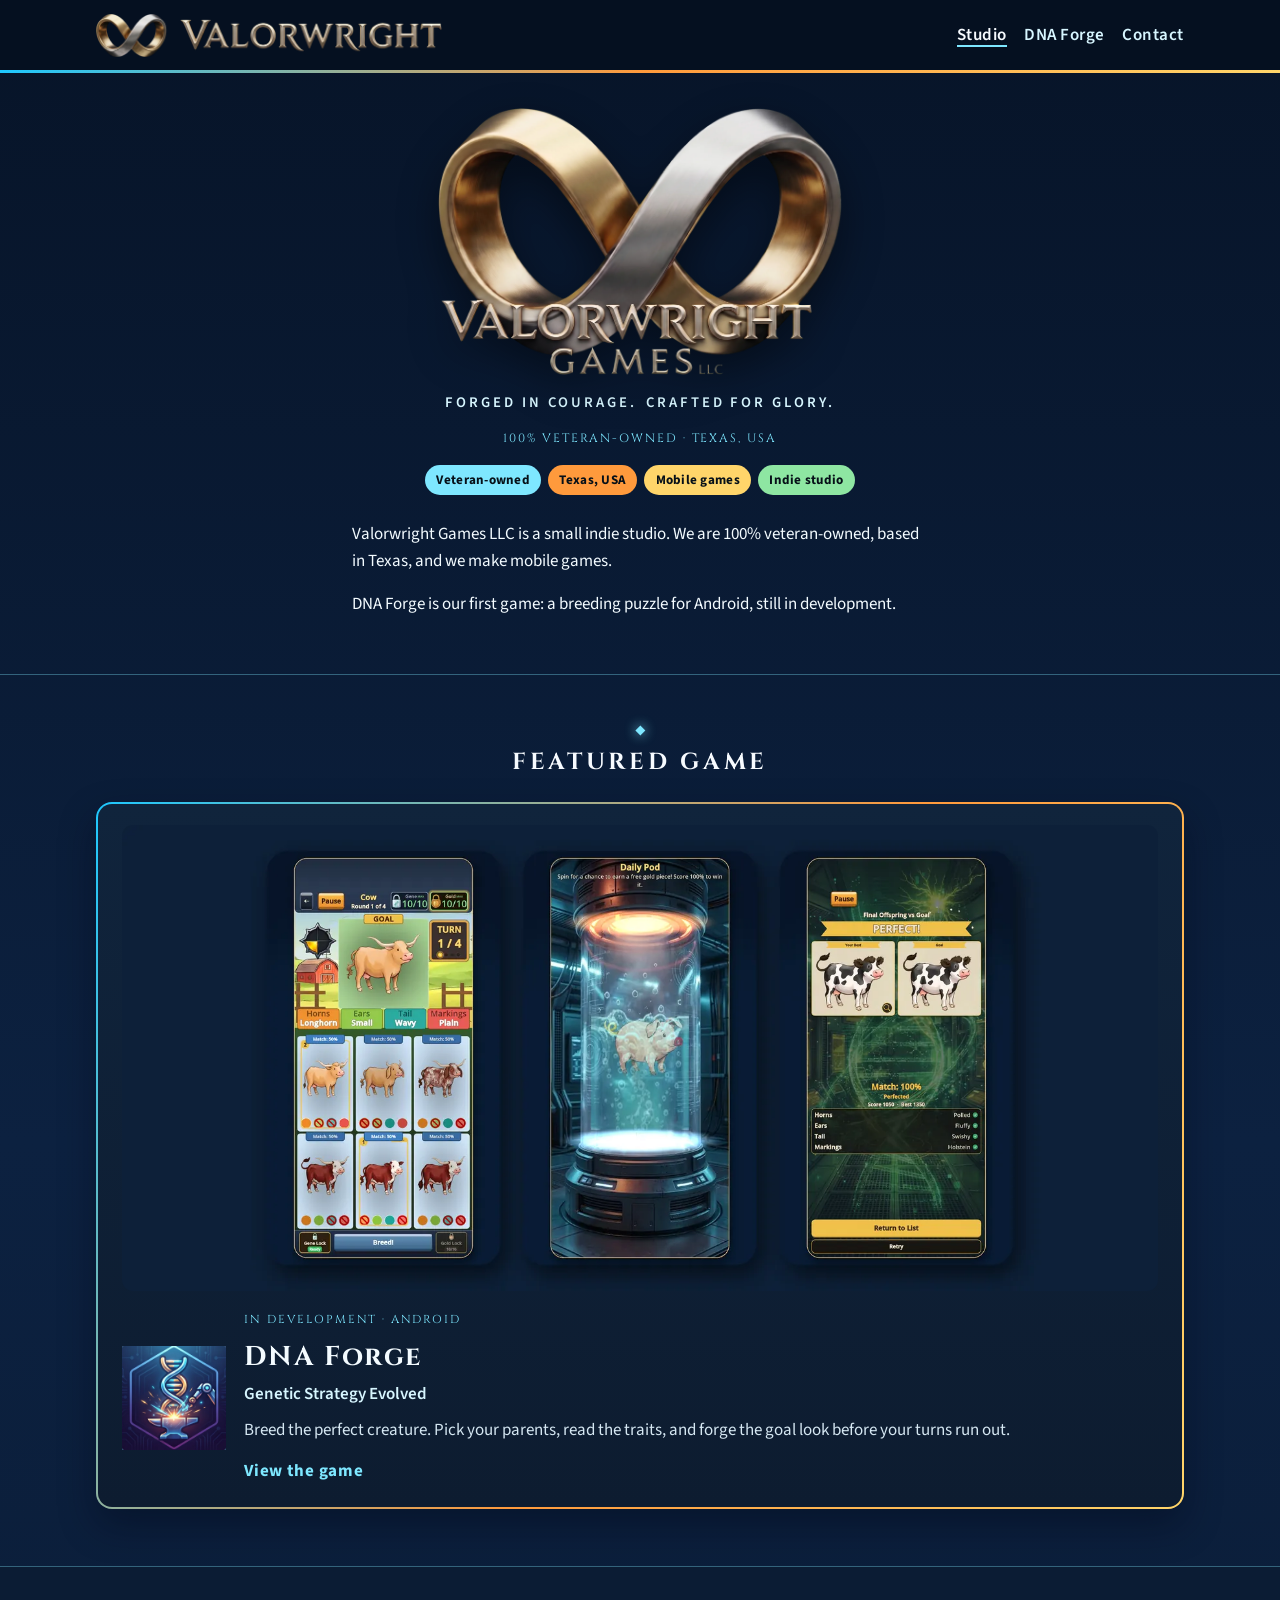
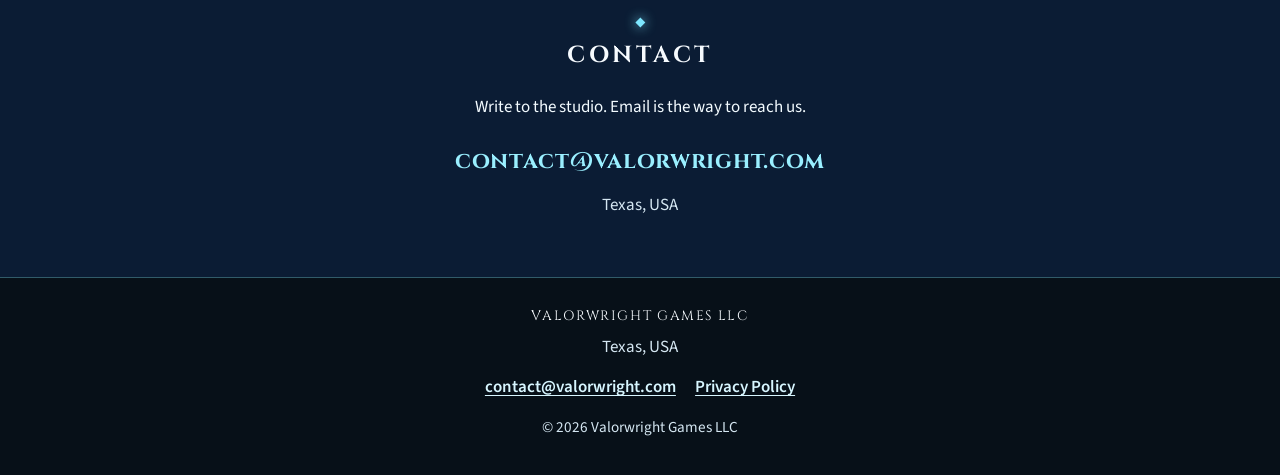
<file: index.html>
<!DOCTYPE html>
<html lang="en">
<head>
  <meta charset="utf-8">
  <meta name="viewport" content="width=device-width, initial-scale=1">
  <title>Valorwright Games — Forged in courage. Crafted for glory.</title>
  <meta name="description" content="Valorwright Games LLC is a 100% veteran-owned indie studio in Texas, USA, making mobile games. Forged in courage. Crafted for glory.">
  <meta name="author" content="Valorwright Games LLC">
  <meta name="theme-color" content="#071428">
  <link rel="canonical" href="https://valorwright.com/">
  <meta property="og:type" content="website">
  <meta property="og:site_name" content="Valorwright Games">
  <meta property="og:title" content="Valorwright Games — Forged in courage. Crafted for glory.">
  <meta property="og:description" content="A 100% veteran-owned indie studio in Texas, USA, making mobile games.">
  <meta property="og:url" content="https://valorwright.com/">
  <meta property="og:image" content="https://valorwright.com/assets/og.jpg">
  <meta property="og:image:width" content="1200">
  <meta property="og:image:height" content="630">
  <meta property="og:image:alt" content="Valorwright Games LLC. Forged in courage. Crafted for glory.">
  <meta name="twitter:card" content="summary_large_image">
  <meta name="twitter:title" content="Valorwright Games — Forged in courage. Crafted for glory.">
  <meta name="twitter:description" content="A 100% veteran-owned indie studio in Texas, USA, making mobile games.">
  <meta name="twitter:image" content="https://valorwright.com/assets/og.jpg">
  <meta name="twitter:image:alt" content="Valorwright Games LLC. Forged in courage. Crafted for glory.">
  <link rel="icon" href="/favicon.ico?v=4" sizes="any">
  <link rel="icon" type="image/png" href="/favicon-32.png?v=4" sizes="32x32">
  <link rel="apple-touch-icon" href="/apple-touch-icon.png?v=4">
  <link rel="preload" href="/fonts/cinzel-latin.woff2" as="font" type="font/woff2" crossorigin>
  <link rel="preload" href="/fonts/source-sans-3-latin.woff2" as="font" type="font/woff2" crossorigin>
  <link rel="preload" href="/assets/logo.webp" as="image">
  <link rel="stylesheet" href="/css/styles.css?v=7">
  <script type="application/ld+json">
  {
    "@context": "https://schema.org",
    "@type": "Organization",
    "name": "Valorwright Games LLC",
    "url": "https://valorwright.com/",
    "logo": "https://valorwright.com/apple-touch-icon.png",
    "email": "contact@valorwright.com",
    "slogan": "Forged in courage. Crafted for glory.",
    "address": {
      "@type": "PostalAddress",
      "addressRegion": "TX",
      "addressCountry": "US"
    }
  }
  </script>
</head>
<body>
  <a class="skip" href="#content">Skip to content</a>
  <header class="site-header">
    <div class="wrap header-inner">
      <a class="brand" href="/"><img src="/assets/brand.webp" width="1400" height="175" alt="Valorwright"></a>
      <nav aria-label="Primary">
        <ul>
          <li><a href="/" aria-current="page">Studio</a></li>
          <li><a href="/dna-forge/">DNA Forge</a></li>
          <li><a href="/#contact">Contact</a></li>
        </ul>
      </nav>
    </div>
  </header>
  <main id="content">
    <section class="hero wrap" aria-labelledby="studio-name">
      <h1 id="studio-name">
        <img class="lockup" src="/assets/logo.webp" width="1700" height="1125" alt="Valorwright Games LLC" fetchpriority="high">
      </h1>
      <p class="tagline">
        <span>Forged in courage.</span>
        <span>Crafted for glory.</span>
      </p>
      <p class="mark">100% veteran-owned · Texas, USA</p>
      <ul class="chips" aria-label="Studio at a glance">
        <li>Veteran-owned</li>
        <li>Texas, USA</li>
        <li>Mobile games</li>
        <li>Indie studio</li>
      </ul>
      <div class="lede">
        <p>Valorwright Games LLC is a small indie studio. We are 100% veteran-owned, based in Texas, and we make mobile games.</p>
        <p>DNA Forge is our first game: a breeding puzzle for Android, still in development.</p>
      </div>
    </section>

    <section class="section band" aria-labelledby="featured-title">
      <div class="wrap">
        <h2 class="section-title" id="featured-title">Featured game</h2>
        <article class="game-card">
          <a href="/dna-forge/">
            <img class="card-feature" src="/assets/dna-forge-feature.webp" width="1600" height="720" alt="Gameplay from DNA Forge: breeding a cow to match the goal, the Daily Pod, and a perfect 100% match." loading="lazy" decoding="async">
            <div class="card-body">
              <img class="card-icon" src="/assets/dna-forge-icon.webp" width="512" height="512" alt="" loading="lazy" decoding="async">
              <div>
                <p class="kicker">In development · Android</p>
                <h3>DNA Forge</h3>
                <p class="card-tag">Genetic Strategy Evolved</p>
                <p class="card-copy">Breed the perfect creature. Pick your parents, read the traits, and forge the goal look before your turns run out.</p>
                <p class="cta">View the game</p>
              </div>
            </div>
          </a>
        </article>
      </div>
    </section>

    <section class="section contact-band" id="contact" aria-labelledby="contact-title">
      <div class="wrap contact-inner">
        <h2 class="section-title" id="contact-title">Contact</h2>
        <p>Write to the studio. Email is the way to reach us.</p>
        <a class="mail" href="mailto:contact@valorwright.com">contact@valorwright.com</a>
        <p class="where">Texas, USA</p>
      </div>
    </section>
  </main>
  <footer class="site-footer">
    <div class="wrap">
      <p class="footer-brand">Valorwright Games LLC</p>
      <p class="footer-place">Texas, USA</p>
      <ul class="footer-links">
        <li><a href="mailto:contact@valorwright.com">contact@valorwright.com</a></li>
        <li><a href="/privacy/">Privacy Policy</a></li>
      </ul>
      <p class="copyright">© 2026 Valorwright Games LLC</p>
    </div>
  </footer>
</body>
</html>
</file>
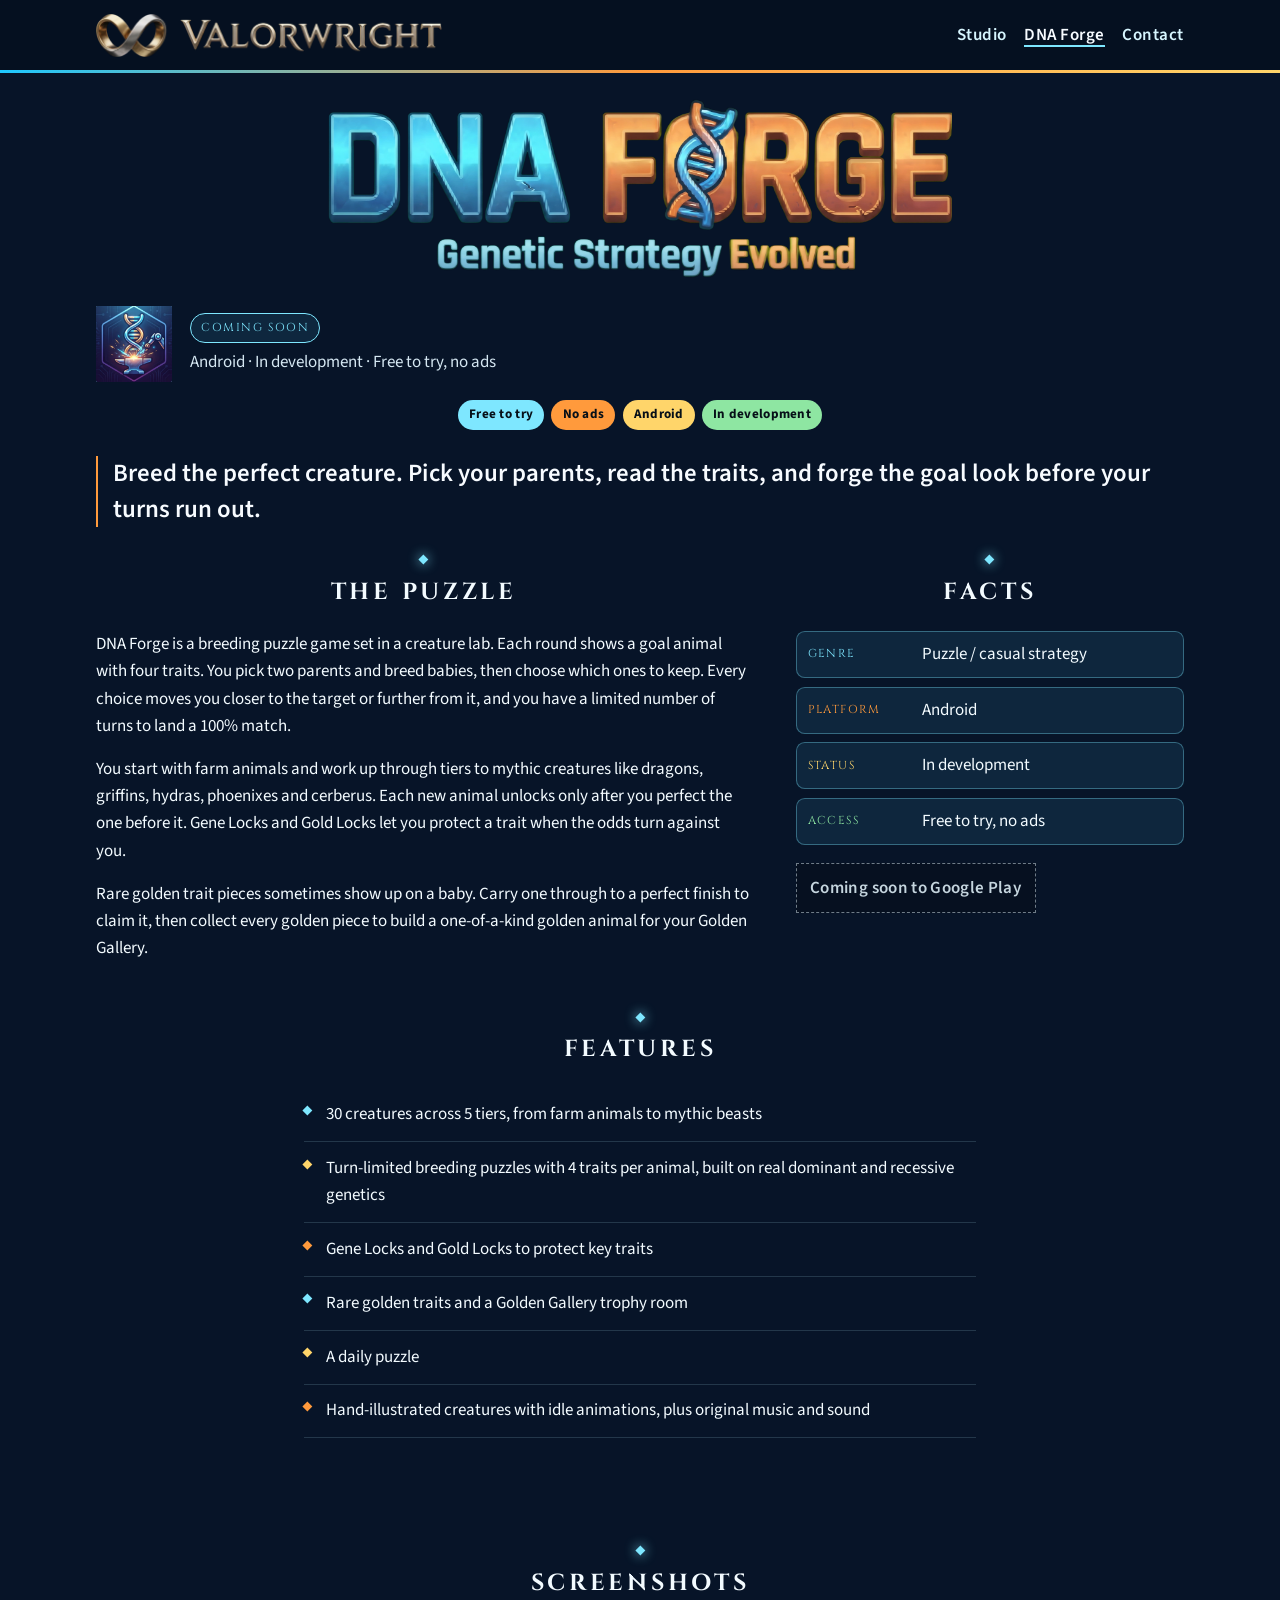
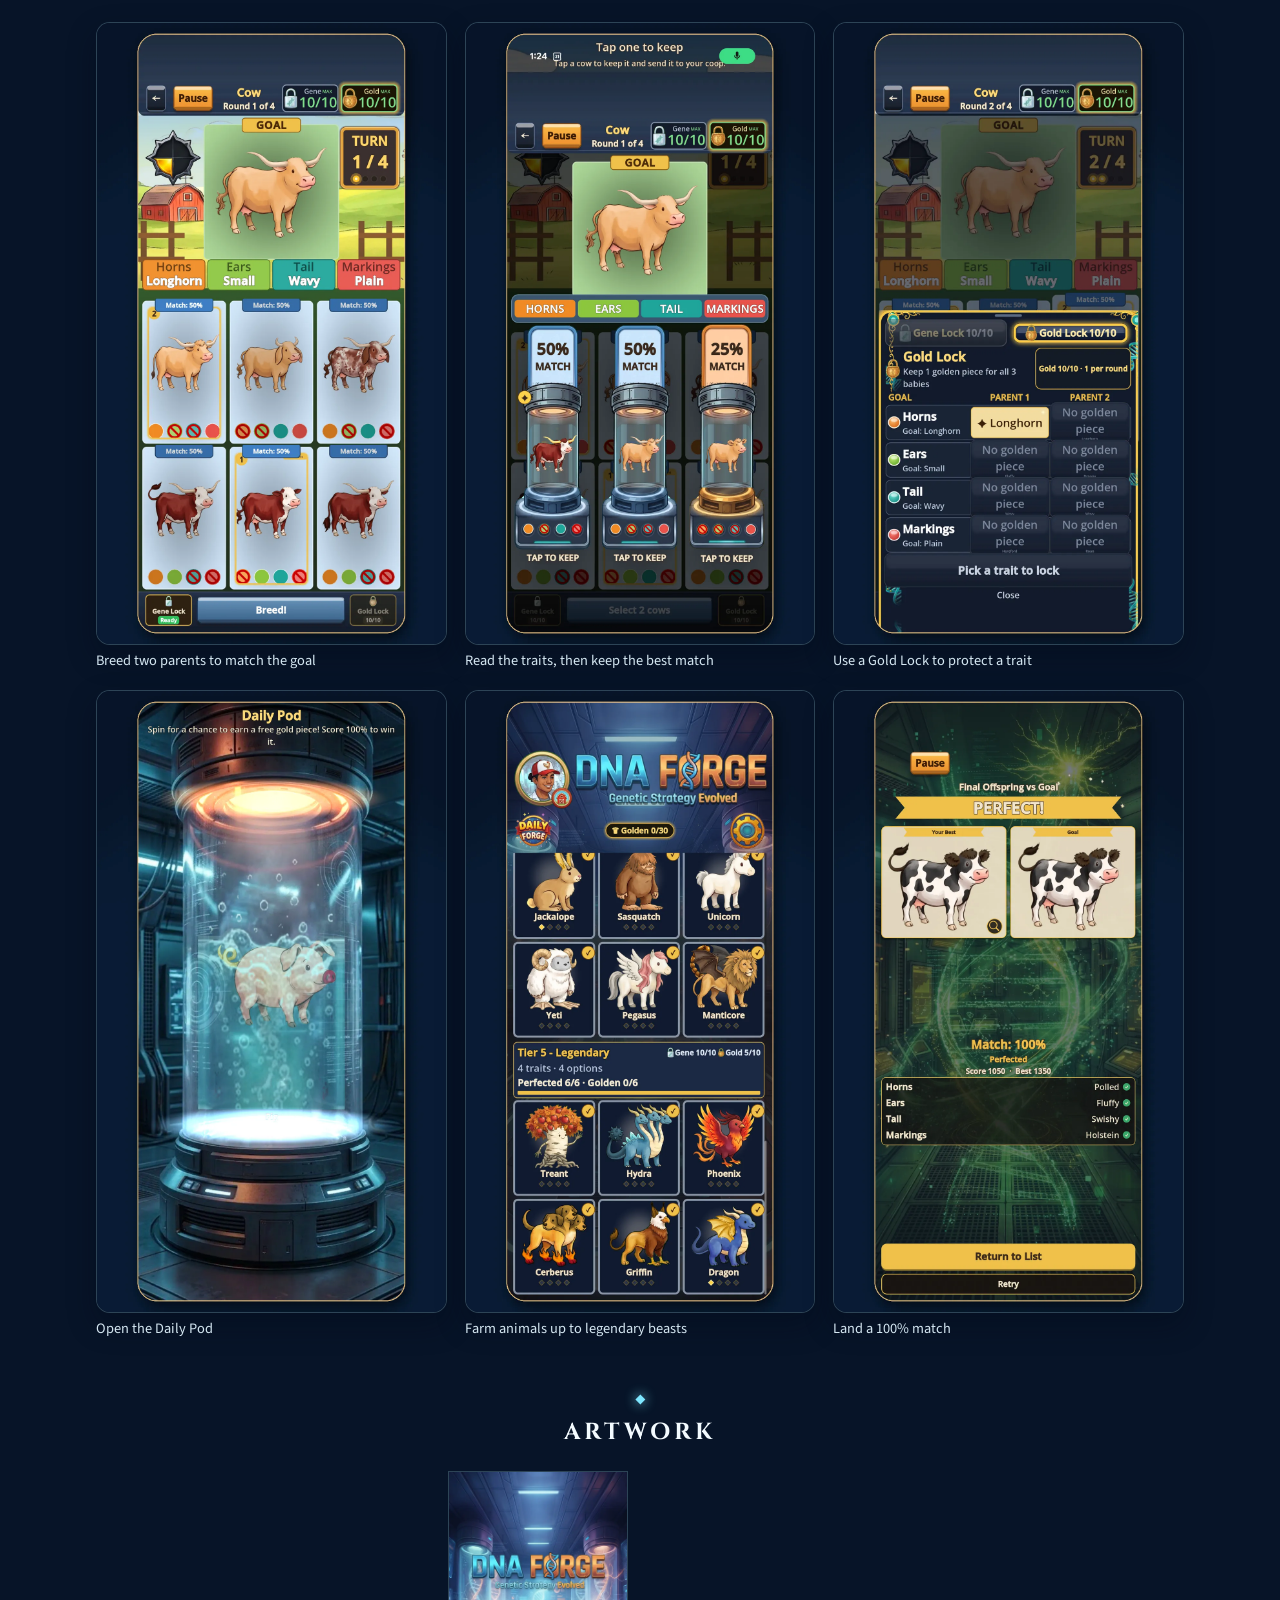
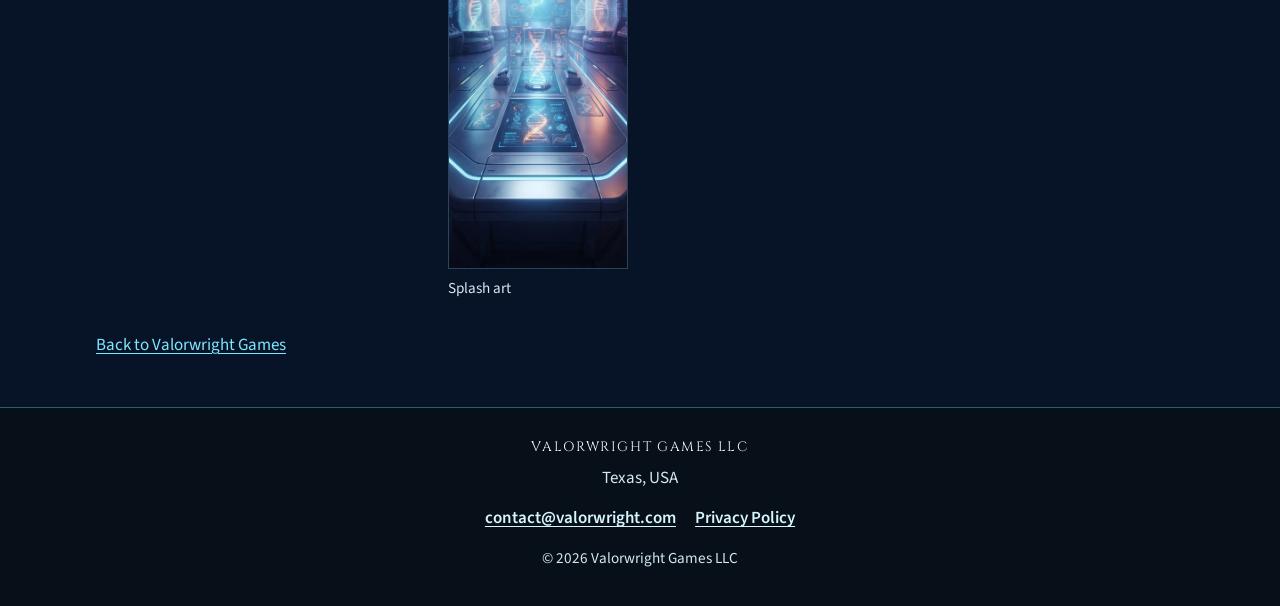
<file: dna-forge/index.html>
<!DOCTYPE html>
<html lang="en">
<head>
  <meta charset="utf-8">
  <meta name="viewport" content="width=device-width, initial-scale=1">
  <title>DNA Forge — Valorwright Games</title>
  <meta name="description" content="DNA Forge is a breeding puzzle for Android from Valorwright Games. Breed the perfect creature before your turns run out. In development.">
  <meta name="author" content="Valorwright Games LLC">
  <meta name="theme-color" content="#071428">
  <link rel="canonical" href="https://valorwright.com/dna-forge/">
  <meta property="og:type" content="website">
  <meta property="og:site_name" content="Valorwright Games">
  <meta property="og:title" content="DNA Forge — Genetic Strategy Evolved">
  <meta property="og:description" content="A breeding puzzle for Android from Valorwright Games. In development. Free to try, no ads.">
  <meta property="og:url" content="https://valorwright.com/dna-forge/">
  <meta property="og:image" content="https://valorwright.com/assets/og-dna-forge.jpg?v=2">
  <meta property="og:image:width" content="1200">
  <meta property="og:image:height" content="630">
  <meta property="og:image:alt" content="DNA Forge. Genetic Strategy Evolved.">
  <meta name="twitter:card" content="summary_large_image">
  <meta name="twitter:title" content="DNA Forge — Genetic Strategy Evolved">
  <meta name="twitter:description" content="A breeding puzzle for Android from Valorwright Games. In development. Free to try, no ads.">
  <meta name="twitter:image" content="https://valorwright.com/assets/og-dna-forge.jpg?v=2">
  <meta name="twitter:image:alt" content="DNA Forge. Genetic Strategy Evolved.">
  <link rel="icon" href="/favicon.ico?v=4" sizes="any">
  <link rel="icon" type="image/png" href="/favicon-32.png?v=4" sizes="32x32">
  <link rel="apple-touch-icon" href="/apple-touch-icon.png?v=4">
  <link rel="preload" href="/fonts/cinzel-latin.woff2" as="font" type="font/woff2" crossorigin>
  <link rel="preload" href="/fonts/source-sans-3-latin.woff2" as="font" type="font/woff2" crossorigin>
  <link rel="preload" href="/assets/dna-forge-logo.webp?v=3" as="image">
  <link rel="stylesheet" href="/css/styles.css?v=7">
</head>
<body class="page-game">
  <a class="skip" href="#content">Skip to content</a>
  <header class="site-header">
    <div class="wrap header-inner">
      <a class="brand" href="/"><img src="/assets/brand.webp" width="1400" height="175" alt="Valorwright"></a>
      <nav aria-label="Primary">
        <ul>
          <li><a href="/">Studio</a></li>
          <li><a href="/dna-forge/" aria-current="page">DNA Forge</a></li>
          <li><a href="/#contact">Contact</a></li>
        </ul>
      </nav>
    </div>
  </header>
  <main id="content" class="game-main">
    <header class="game-hero">
      <h1>
        <img src="/assets/dna-forge-logo.webp?v=3" width="2036" height="583" alt="DNA Forge: Genetic Strategy Evolved." fetchpriority="high">
      </h1>
    </header>
    <div class="wrap game-wrap">
      <div class="status-row">
        <img class="app-icon" src="/assets/dna-forge-icon.webp" width="512" height="512" alt="DNA Forge app icon: a glowing DNA helix forged on an anvil.">
        <div>
          <p class="badge">Coming soon</p>
          <p class="status-line">Android · In development · Free to try, no ads</p>
        </div>
      </div>
      <ul class="chips" aria-label="Highlights">
        <li>Free to try</li>
        <li>No ads</li>
        <li>Android</li>
        <li>In development</li>
      </ul>

      <blockquote class="pitch">
        <p>Breed the perfect creature. Pick your parents, read the traits, and forge the goal look before your turns run out.</p>
      </blockquote>

      <div class="split">
        <div>
          <h2 class="section-title" id="puzzle-title">The puzzle</h2>
          <div class="prose">
            <p>DNA Forge is a breeding puzzle game set in a creature lab. Each round shows a goal animal with four traits. You pick two parents and breed babies, then choose which ones to keep. Every choice moves you closer to the target or further from it, and you have a limited number of turns to land a 100% match.</p>
            <p>You start with farm animals and work up through tiers to mythic creatures like dragons, griffins, hydras, phoenixes and cerberus. Each new animal unlocks only after you perfect the one before it. Gene Locks and Gold Locks let you protect a trait when the odds turn against you.</p>
            <p>Rare golden trait pieces sometimes show up on a baby. Carry one through to a perfect finish to claim it, then collect every golden piece to build a one-of-a-kind golden animal for your Golden Gallery.</p>
          </div>
        </div>
        <aside aria-labelledby="facts-title">
          <h2 class="section-title" id="facts-title">Facts</h2>
          <dl class="facts">
            <div>
              <dt>Genre</dt>
              <dd>Puzzle / casual strategy</dd>
            </div>
            <div>
              <dt>Platform</dt>
              <dd>Android</dd>
            </div>
            <div>
              <dt>Status</dt>
              <dd>In development</dd>
            </div>
            <div>
              <dt>Access</dt>
              <dd>Free to try, no ads</dd>
            </div>
          </dl>
          <p class="play-soon" role="note">Coming soon to Google Play</p>
        </aside>
      </div>

      <section class="section" aria-labelledby="features-title">
        <h2 class="section-title" id="features-title">Features</h2>
        <ul class="feature-list">
          <li>30 creatures across 5 tiers, from farm animals to mythic beasts</li>
          <li>Turn-limited breeding puzzles with 4 traits per animal, built on real dominant and recessive genetics</li>
          <li>Gene Locks and Gold Locks to protect key traits</li>
          <li>Rare golden traits and a Golden Gallery trophy room</li>
          <li>A daily puzzle</li>
          <li>Hand-illustrated creatures with idle animations, plus original music and sound</li>
        </ul>
      </section>

      <section class="section" aria-labelledby="shots-title">
        <h2 class="section-title" id="shots-title">Screenshots</h2>
        <div class="shot-gallery">
          <figure>
            <img src="/assets/screen-breed.webp" width="1080" height="1920" alt="A DNA Forge breeding screen: a goal cow at the top, six offspring below, and a Breed button." loading="lazy" decoding="async">
            <figcaption>Breed two parents to match the goal</figcaption>
          </figure>
          <figure>
            <img src="/assets/screen-predict.webp" width="1080" height="1920" alt="A DNA Forge trait-prediction screen: three cows in lab pods show 50%, 50%, and 25% match scores." loading="lazy" decoding="async">
            <figcaption>Read the traits, then keep the best match</figcaption>
          </figure>
          <figure>
            <img src="/assets/screen-goldlock.webp" width="1080" height="1920" alt="The Gold Lock screen in DNA Forge, where a player can protect a trait such as Longhorn." loading="lazy" decoding="async">
            <figcaption>Use a Gold Lock to protect a trait</figcaption>
          </figure>
          <figure>
            <img src="/assets/screen-dailypod.webp" width="1080" height="1920" alt="The Daily Pod in DNA Forge: a pig floats inside a glowing glass chamber." loading="lazy" decoding="async">
            <figcaption>Open the Daily Pod</figcaption>
          </figure>
          <figure>
            <img src="/assets/screen-tiers.webp" width="1080" height="1920" alt="The DNA Forge animal roster, showing farm animals through legendary beasts such as a griffin and a dragon." loading="lazy" decoding="async">
            <figcaption>Farm animals up to legendary beasts</figcaption>
          </figure>
          <figure>
            <img src="/assets/screen-golden.webp" width="1080" height="1920" alt="A perfect 100% match in DNA Forge: two cows side by side, labeled Perfect." loading="lazy" decoding="async">
            <figcaption>Land a 100% match</figcaption>
          </figure>
        </div>
      </section>

      <section aria-labelledby="art-title">
        <h2 class="section-title" id="art-title">Artwork</h2>
        <div class="gallery art-gallery">
          <figure>
            <img src="/assets/dna-forge-splash.webp" width="800" height="1778" alt="Splash art for DNA Forge: a blue genetics laboratory, with glowing DNA helixes in glass columns and on the consoles." loading="lazy" decoding="async">
            <figcaption>Splash art</figcaption>
          </figure>
        </div>
      </section>

      <p class="back"><a href="/">Back to Valorwright Games</a></p>
    </div>
  </main>
  <footer class="site-footer">
    <div class="wrap">
      <p class="footer-brand">Valorwright Games LLC</p>
      <p class="footer-place">Texas, USA</p>
      <ul class="footer-links">
        <li><a href="mailto:contact@valorwright.com">contact@valorwright.com</a></li>
        <li><a href="/privacy/">Privacy Policy</a></li>
      </ul>
      <p class="copyright">© 2026 Valorwright Games LLC</p>
    </div>
  </footer>
</body>
</html>
</file>
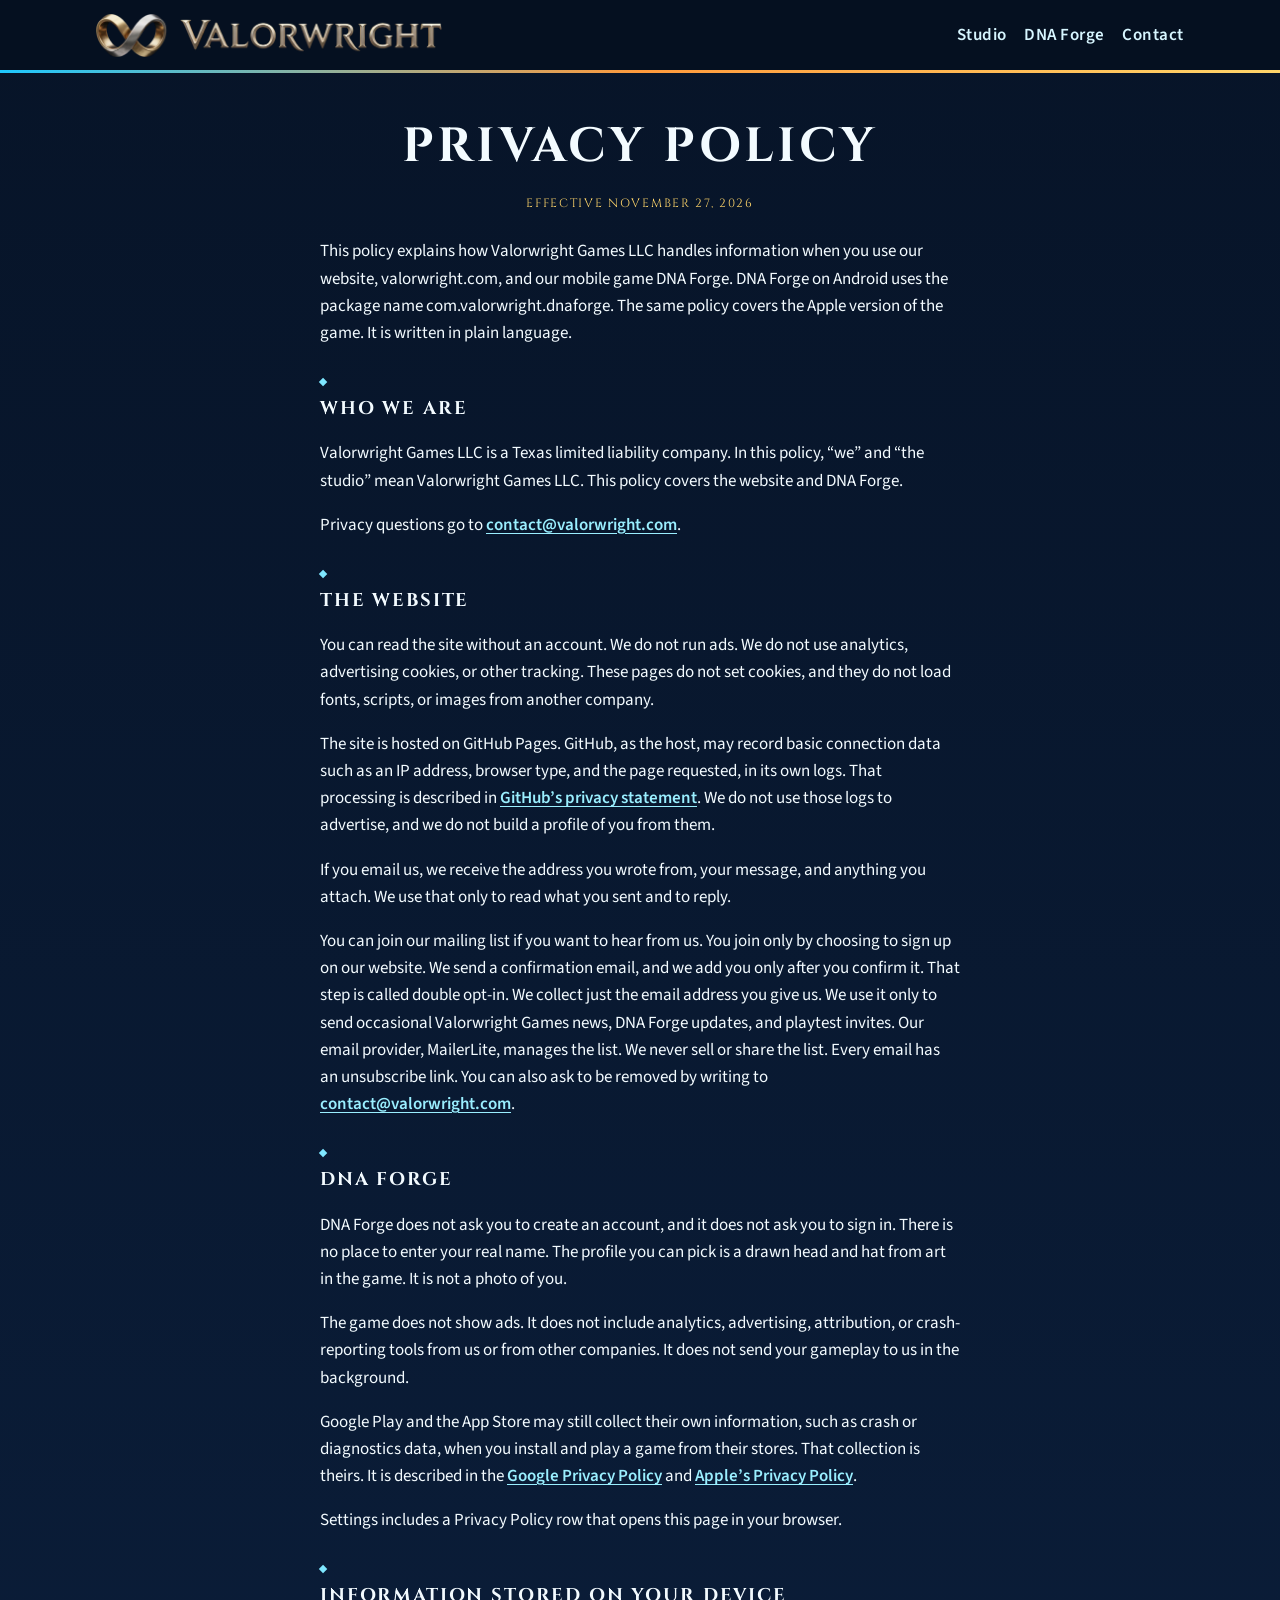
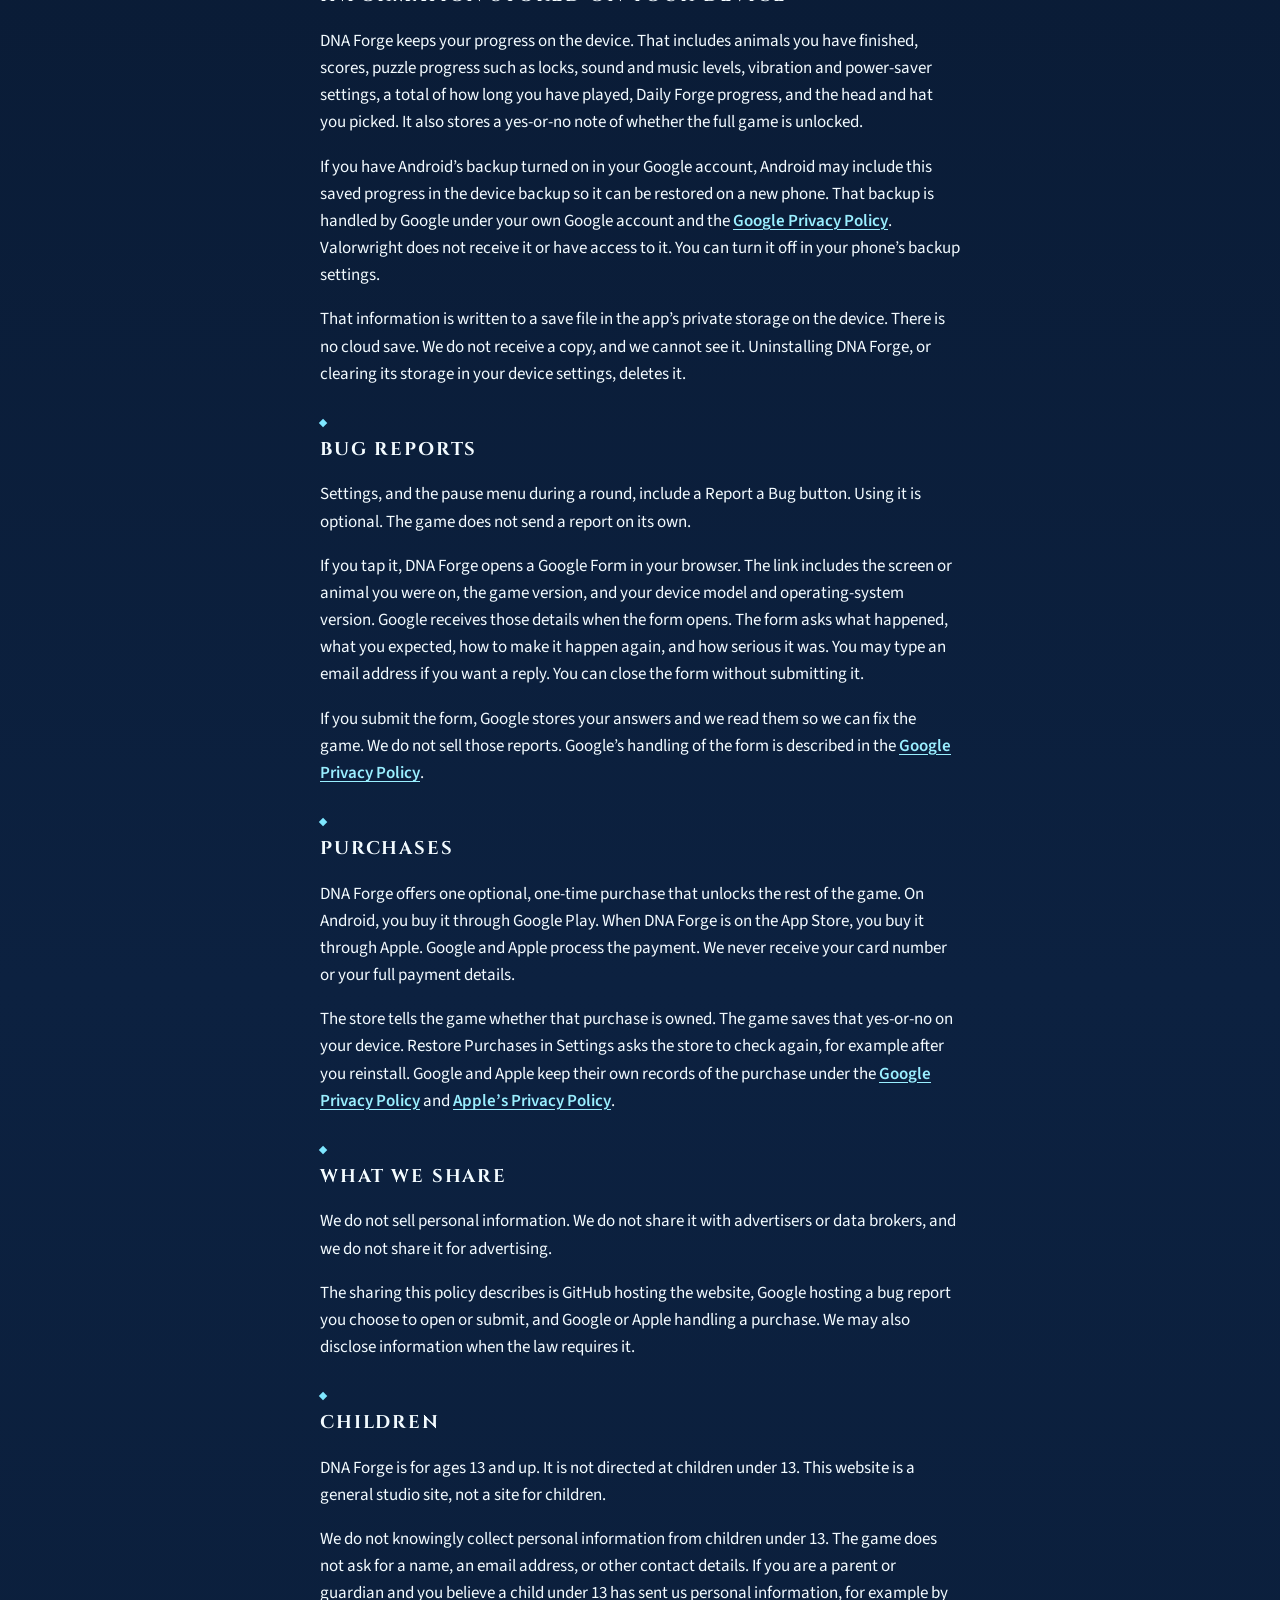
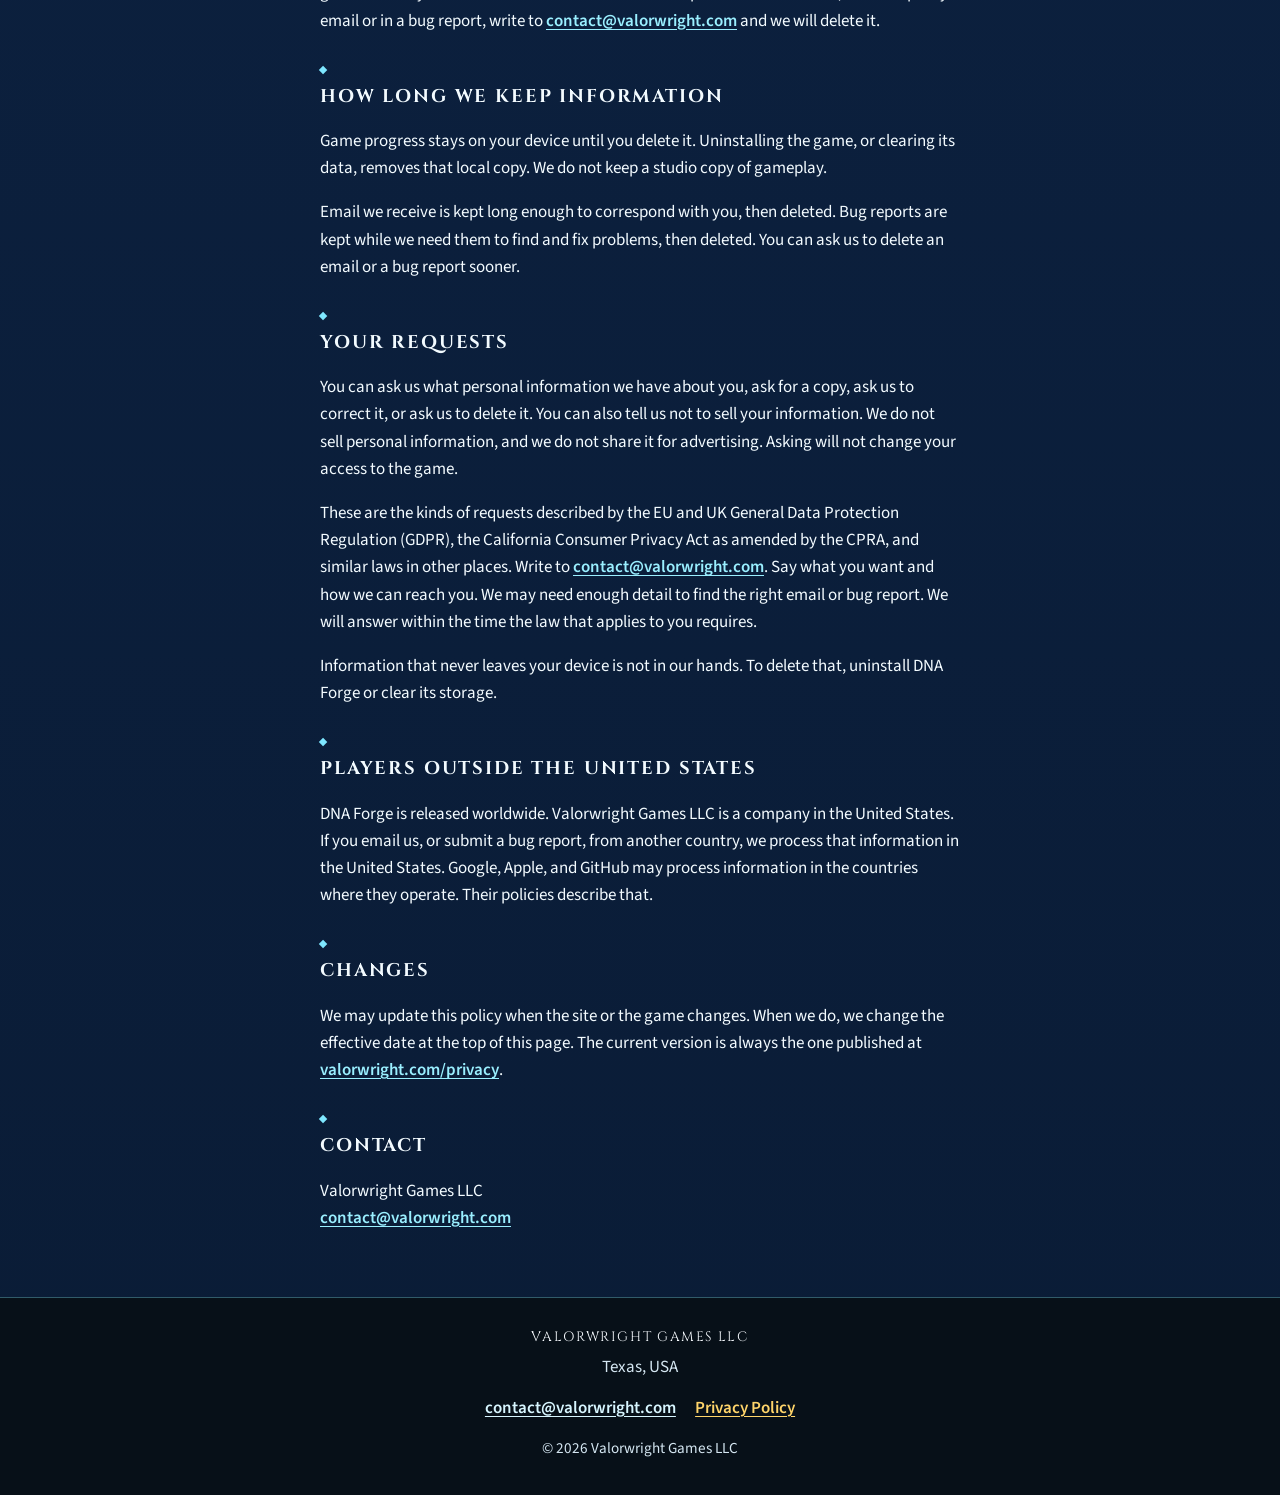
<file: privacy/index.html>
<!DOCTYPE html>
<html lang="en">
<head>
  <meta charset="utf-8">
  <meta name="viewport" content="width=device-width, initial-scale=1">
  <title>Privacy policy — Valorwright Games</title>
  <meta name="description" content="Privacy policy for Valorwright Games LLC, valorwright.com, and the game DNA Forge. What stays on your device, optional bug reports, and store purchases.">
  <meta name="author" content="Valorwright Games LLC">
  <meta name="theme-color" content="#071428">
  <link rel="canonical" href="https://valorwright.com/privacy/">
  <meta property="og:type" content="website">
  <meta property="og:site_name" content="Valorwright Games">
  <meta property="og:title" content="Privacy policy — Valorwright Games">
  <meta property="og:description" content="How Valorwright Games LLC handles information on this website and in DNA Forge.">
  <meta property="og:url" content="https://valorwright.com/privacy/">
  <meta property="og:image" content="https://valorwright.com/assets/og.jpg">
  <meta property="og:image:width" content="1200">
  <meta property="og:image:height" content="630">
  <meta property="og:image:alt" content="Valorwright Games LLC. Forged in courage. Crafted for glory.">
  <meta name="twitter:card" content="summary_large_image">
  <meta name="twitter:title" content="Privacy policy — Valorwright Games">
  <meta name="twitter:description" content="How Valorwright Games LLC handles information on this website and in DNA Forge.">
  <meta name="twitter:image" content="https://valorwright.com/assets/og.jpg">
  <meta name="twitter:image:alt" content="Valorwright Games LLC. Forged in courage. Crafted for glory.">
  <link rel="icon" href="/favicon.ico?v=4" sizes="any">
  <link rel="icon" type="image/png" href="/favicon-32.png?v=4" sizes="32x32">
  <link rel="apple-touch-icon" href="/apple-touch-icon.png?v=4">
  <link rel="preload" href="/fonts/cinzel-latin.woff2" as="font" type="font/woff2" crossorigin>
  <link rel="preload" href="/fonts/source-sans-3-latin.woff2" as="font" type="font/woff2" crossorigin>
  <link rel="stylesheet" href="/css/styles.css?v=7">
</head>
<body>
  <a class="skip" href="#content">Skip to content</a>
  <header class="site-header">
    <div class="wrap header-inner">
      <a class="brand" href="/"><img src="/assets/brand.webp" width="1400" height="175" alt="Valorwright"></a>
      <nav aria-label="Primary">
        <ul>
          <li><a href="/">Studio</a></li>
          <li><a href="/dna-forge/">DNA Forge</a></li>
          <li><a href="/#contact">Contact</a></li>
        </ul>
      </nav>
    </div>
  </header>
  <main id="content">
    <header class="page-head wrap">
      <h1 class="page-title">Privacy policy</h1>
      <p class="effective">Effective November 27, 2026</p>
    </header>
    <article class="policy wrap">
      <p>This policy explains how Valorwright Games LLC handles information when you use our website, valorwright.com, and our mobile game DNA Forge. DNA Forge on Android uses the package name com.valorwright.dnaforge. The same policy covers the Apple version of the game. It is written in plain language.</p>

      <h2>Who we are</h2>
      <p>Valorwright Games LLC is a Texas limited liability company. In this policy, “we” and “the studio” mean Valorwright Games LLC. This policy covers the website and DNA Forge.</p>
      <p>Privacy questions go to <a href="mailto:contact@valorwright.com">contact@valorwright.com</a>.</p>

      <h2>The website</h2>
      <p>You can read the site without an account. We do not run ads. We do not use analytics, advertising cookies, or other tracking. These pages do not set cookies, and they do not load fonts, scripts, or images from another company.</p>
      <p>The site is hosted on GitHub Pages. GitHub, as the host, may record basic connection data such as an IP address, browser type, and the page requested, in its own logs. That processing is described in <a href="https://docs.github.com/en/site-policy/privacy-policies/github-general-privacy-statement">GitHub’s privacy statement</a>. We do not use those logs to advertise, and we do not build a profile of you from them.</p>
      <p>If you email us, we receive the address you wrote from, your message, and anything you attach. We use that only to read what you sent and to reply.</p>
      <p>You can join our mailing list if you want to hear from us. You join only by choosing to sign up on our website. We send a confirmation email, and we add you only after you confirm it. That step is called double opt-in. We collect just the email address you give us. We use it only to send occasional Valorwright Games news, DNA Forge updates, and playtest invites. Our email provider, MailerLite, manages the list. We never sell or share the list. Every email has an unsubscribe link. You can also ask to be removed by writing to <a href="mailto:contact@valorwright.com">contact@valorwright.com</a>.</p>

      <h2>DNA Forge</h2>
      <p>DNA Forge does not ask you to create an account, and it does not ask you to sign in. There is no place to enter your real name. The profile you can pick is a drawn head and hat from art in the game. It is not a photo of you.</p>
      <p>The game does not show ads. It does not include analytics, advertising, attribution, or crash-reporting tools from us or from other companies. It does not send your gameplay to us in the background.</p>
      <p>Google Play and the App Store may still collect their own information, such as crash or diagnostics data, when you install and play a game from their stores. That collection is theirs. It is described in the <a href="https://policies.google.com/privacy">Google Privacy Policy</a> and <a href="https://www.apple.com/legal/privacy/">Apple’s Privacy Policy</a>.</p>
      <p>Settings includes a Privacy Policy row that opens this page in your browser.</p>

      <h2>Information stored on your device</h2>
      <p>DNA Forge keeps your progress on the device. That includes animals you have finished, scores, puzzle progress such as locks, sound and music levels, vibration and power-saver settings, a total of how long you have played, Daily Forge progress, and the head and hat you picked. It also stores a yes-or-no note of whether the full game is unlocked.</p>
      <p>If you have Android’s backup turned on in your Google account, Android may include this saved progress in the device backup so it can be restored on a new phone. That backup is handled by Google under your own Google account and the <a href="https://policies.google.com/privacy">Google Privacy Policy</a>. Valorwright does not receive it or have access to it. You can turn it off in your phone’s backup settings.</p>
      <p>That information is written to a save file in the app’s private storage on the device. There is no cloud save. We do not receive a copy, and we cannot see it. Uninstalling DNA Forge, or clearing its storage in your device settings, deletes it.</p>

      <h2>Bug reports</h2>
      <p>Settings, and the pause menu during a round, include a Report a Bug button. Using it is optional. The game does not send a report on its own.</p>
      <p>If you tap it, DNA Forge opens a Google Form in your browser. The link includes the screen or animal you were on, the game version, and your device model and operating-system version. Google receives those details when the form opens. The form asks what happened, what you expected, how to make it happen again, and how serious it was. You may type an email address if you want a reply. You can close the form without submitting it.</p>
      <p>If you submit the form, Google stores your answers and we read them so we can fix the game. We do not sell those reports. Google’s handling of the form is described in the <a href="https://policies.google.com/privacy">Google Privacy Policy</a>.</p>

      <h2>Purchases</h2>
      <p>DNA Forge offers one optional, one-time purchase that unlocks the rest of the game. On Android, you buy it through Google Play. When DNA Forge is on the App Store, you buy it through Apple. Google and Apple process the payment. We never receive your card number or your full payment details.</p>
      <p>The store tells the game whether that purchase is owned. The game saves that yes-or-no on your device. Restore Purchases in Settings asks the store to check again, for example after you reinstall. Google and Apple keep their own records of the purchase under the <a href="https://policies.google.com/privacy">Google Privacy Policy</a> and <a href="https://www.apple.com/legal/privacy/">Apple’s Privacy Policy</a>.</p>

      <h2>What we share</h2>
      <p>We do not sell personal information. We do not share it with advertisers or data brokers, and we do not share it for advertising.</p>
      <p>The sharing this policy describes is GitHub hosting the website, Google hosting a bug report you choose to open or submit, and Google or Apple handling a purchase. We may also disclose information when the law requires it.</p>

      <h2>Children</h2>
      <p>DNA Forge is for ages 13 and up. It is not directed at children under 13. This website is a general studio site, not a site for children.</p>
      <p>We do not knowingly collect personal information from children under 13. The game does not ask for a name, an email address, or other contact details. If you are a parent or guardian and you believe a child under 13 has sent us personal information, for example by email or in a bug report, write to <a href="mailto:contact@valorwright.com">contact@valorwright.com</a> and we will delete it.</p>

      <h2>How long we keep information</h2>
      <p>Game progress stays on your device until you delete it. Uninstalling the game, or clearing its data, removes that local copy. We do not keep a studio copy of gameplay.</p>
      <p>Email we receive is kept long enough to correspond with you, then deleted. Bug reports are kept while we need them to find and fix problems, then deleted. You can ask us to delete an email or a bug report sooner.</p>

      <h2>Your requests</h2>
      <p>You can ask us what personal information we have about you, ask for a copy, ask us to correct it, or ask us to delete it. You can also tell us not to sell your information. We do not sell personal information, and we do not share it for advertising. Asking will not change your access to the game.</p>
      <p>These are the kinds of requests described by the EU and UK General Data Protection Regulation (GDPR), the California Consumer Privacy Act as amended by the CPRA, and similar laws in other places. Write to <a href="mailto:contact@valorwright.com">contact@valorwright.com</a>. Say what you want and how we can reach you. We may need enough detail to find the right email or bug report. We will answer within the time the law that applies to you requires.</p>
      <p>Information that never leaves your device is not in our hands. To delete that, uninstall DNA Forge or clear its storage.</p>

      <h2>Players outside the United States</h2>
      <p>DNA Forge is released worldwide. Valorwright Games LLC is a company in the United States. If you email us, or submit a bug report, from another country, we process that information in the United States. Google, Apple, and GitHub may process information in the countries where they operate. Their policies describe that.</p>

      <h2>Changes</h2>
      <p>We may update this policy when the site or the game changes. When we do, we change the effective date at the top of this page. The current version is always the one published at <a href="https://valorwright.com/privacy/">valorwright.com/privacy</a>.</p>

      <h2>Contact</h2>
      <p>Valorwright Games LLC<br><a href="mailto:contact@valorwright.com">contact@valorwright.com</a></p>
    </article>
  </main>
  <footer class="site-footer">
    <div class="wrap">
      <p class="footer-brand">Valorwright Games LLC</p>
      <p class="footer-place">Texas, USA</p>
      <ul class="footer-links">
        <li><a href="mailto:contact@valorwright.com">contact@valorwright.com</a></li>
        <li><a href="/privacy/" aria-current="page">Privacy Policy</a></li>
      </ul>
      <p class="copyright">© 2026 Valorwright Games LLC</p>
    </div>
  </footer>
</body>
</html>
</file>
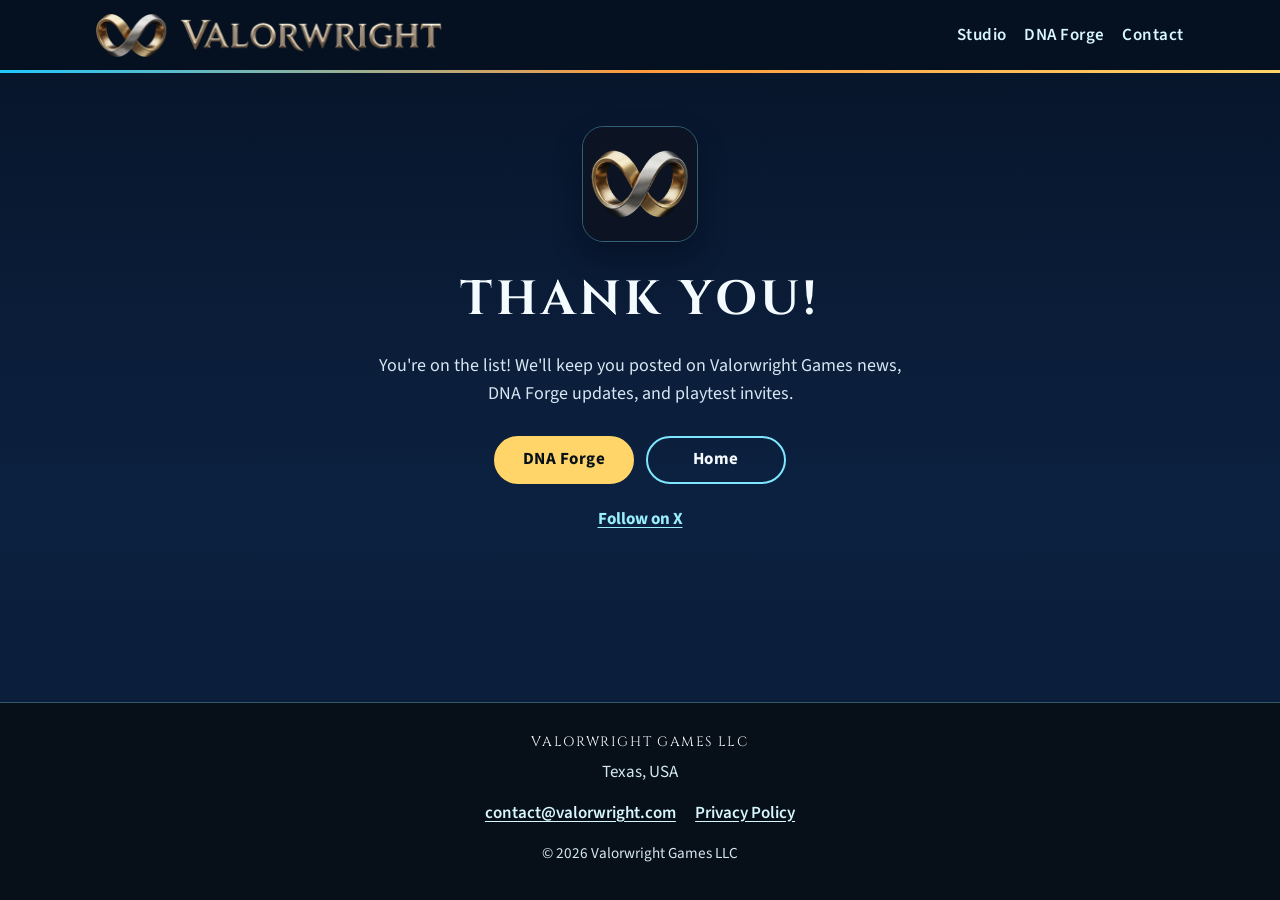
<file: thanks/index.html>
<!DOCTYPE html>
<html lang="en">
<head>
  <meta charset="utf-8">
  <meta name="viewport" content="width=device-width, initial-scale=1">
  <title>Thank you — Valorwright Games</title>
  <meta name="description" content="You're on the list. Valorwright Games will keep you posted on studio news, DNA Forge updates, and playtest invites.">
  <meta name="author" content="Valorwright Games LLC">
  <meta name="robots" content="noindex">
  <meta name="theme-color" content="#071428">
  <link rel="canonical" href="https://valorwright.com/thanks/">
  <meta property="og:type" content="website">
  <meta property="og:site_name" content="Valorwright Games">
  <meta property="og:title" content="Thank you — Valorwright Games">
  <meta property="og:description" content="You're on the list. Valorwright Games will keep you posted on studio news, DNA Forge updates, and playtest invites.">
  <meta property="og:url" content="https://valorwright.com/thanks/">
  <meta property="og:image" content="https://valorwright.com/assets/og.jpg">
  <meta property="og:image:width" content="1200">
  <meta property="og:image:height" content="630">
  <meta property="og:image:alt" content="Valorwright Games LLC. Forged in courage. Crafted for glory.">
  <meta name="twitter:card" content="summary_large_image">
  <meta name="twitter:title" content="Thank you — Valorwright Games">
  <meta name="twitter:description" content="You're on the list. Valorwright Games will keep you posted on studio news, DNA Forge updates, and playtest invites.">
  <meta name="twitter:image" content="https://valorwright.com/assets/og.jpg">
  <meta name="twitter:image:alt" content="Valorwright Games LLC. Forged in courage. Crafted for glory.">
  <link rel="icon" href="/favicon.ico?v=4" sizes="any">
  <link rel="icon" type="image/png" href="/favicon-32.png?v=4" sizes="32x32">
  <link rel="apple-touch-icon" href="/apple-touch-icon.png?v=4">
  <link rel="preload" href="/fonts/cinzel-latin.woff2" as="font" type="font/woff2" crossorigin>
  <link rel="preload" href="/fonts/source-sans-3-latin.woff2" as="font" type="font/woff2" crossorigin>
  <link rel="preload" href="/apple-touch-icon.png?v=4" as="image">
  <link rel="stylesheet" href="/css/styles.css?v=7">
  <style>
    .thanks {
      padding: 2.4rem 0 3.2rem;
      text-align: center;
    }

    .thanks-mark {
      display: block;
      width: 6.75rem;
      height: auto;
      margin: 0.2rem auto 1.15rem;
      border-radius: 1.35rem;
      border: 1px solid rgba(126, 231, 255, 0.35);
      box-shadow: 0 14px 28px rgba(0, 8, 24, 0.4);
    }

    .thanks .page-title {
      margin-bottom: 0.8rem;
    }

    .thanks-copy {
      max-width: 34rem;
      margin: 0 auto;
      color: var(--muted);
      font-size: 1.125rem;
      line-height: 1.55;
    }

    .thanks-actions {
      display: flex;
      flex-wrap: wrap;
      justify-content: center;
      gap: 0.75rem;
      margin: 1.75rem 0 0;
    }

    .thanks-actions a {
      display: inline-flex;
      align-items: center;
      justify-content: center;
      min-width: 8.75rem;
      min-height: 2.75rem;
      padding: 0.55rem 1.3rem;
      border-radius: 999px;
      border: 2px solid var(--brass);
      background: var(--brass);
      color: #071018;
      font-weight: 700;
      letter-spacing: 0.03em;
      text-decoration: none;
    }

    .thanks-actions a.secondary {
      border-color: var(--cyan);
      background: transparent;
      color: var(--heading);
    }

    .thanks-actions a:hover {
      border-color: #fff1c9;
      background: #fff1c9;
      color: #071018;
    }

    .thanks-actions a.secondary:hover {
      border-color: var(--cyan);
      background: var(--cyan);
      color: #071018;
    }

    .thanks-follow {
      margin: 1.35rem 0 0;
      font-weight: 700;
    }

    @media (min-width: 48rem) {
      .thanks {
        padding: 3.1rem 0 4rem;
      }

      .thanks-mark {
        width: 7.25rem;
        margin-bottom: 1.25rem;
      }
    }

    @media print {
      .thanks-mark {
        box-shadow: none;
      }

      .thanks-actions a,
      .thanks-actions a.secondary {
        border-color: #1a1a1a !important;
        background: transparent !important;
        color: #1a1a1a !important;
      }
    }
  </style>
</head>
<body>
  <a class="skip" href="#content">Skip to content</a>
  <header class="site-header">
    <div class="wrap header-inner">
      <a class="brand" href="/"><img src="/assets/brand.webp" width="1400" height="175" alt="Valorwright"></a>
      <nav aria-label="Primary">
        <ul>
          <li><a href="/">Studio</a></li>
          <li><a href="/dna-forge/">DNA Forge</a></li>
          <li><a href="/#contact">Contact</a></li>
        </ul>
      </nav>
    </div>
  </header>
  <main id="content" class="thanks wrap">
    <img class="thanks-mark" src="/apple-touch-icon.png?v=4" width="180" height="180" alt="">
    <h1 class="page-title">Thank you!</h1>
    <p class="thanks-copy">You're on the list! We'll keep you posted on Valorwright Games news, DNA Forge updates, and playtest invites.</p>
    <p class="thanks-actions">
      <a href="/dna-forge/">DNA Forge</a>
      <a class="secondary" href="/">Home</a>
    </p>
    <p class="thanks-follow"><a href="https://x.com/valorwright" rel="noopener noreferrer">Follow on X</a></p>
  </main>
  <footer class="site-footer">
    <div class="wrap">
      <p class="footer-brand">Valorwright Games LLC</p>
      <p class="footer-place">Texas, USA</p>
      <ul class="footer-links">
        <li><a href="mailto:contact@valorwright.com">contact@valorwright.com</a></li>
        <li><a href="/privacy/">Privacy Policy</a></li>
      </ul>
      <p class="copyright">© 2026 Valorwright Games LLC</p>
    </div>
  </footer>
</body>
</html>
</file>
<file: css/styles.css>
/* Valorwright Games — studio site
   Palette: navy, brass, and steel, with the gold-and-silver infinity mark.
   Cinzel and Source Sans 3 are self-hosted (SIL OFL). No third-party requests. */

@font-face {
  font-family: "Cinzel";
  font-style: normal;
  font-weight: 400 900;
  font-display: swap;
  src: url("../fonts/cinzel-latin.woff2") format("woff2");
  unicode-range: U+0000-00FF, U+0131, U+0152-0153, U+02BB-02BC, U+02C6, U+02DA, U+02DC, U+0304, U+0308, U+0329, U+2000-206F, U+20AC, U+2122, U+2191, U+2193, U+2212, U+2215, U+FEFF, U+FFFD;
}

@font-face {
  font-family: "Source Sans 3";
  font-style: normal;
  font-weight: 200 900;
  font-display: swap;
  src: url("../fonts/source-sans-3-latin.woff2") format("woff2");
  unicode-range: U+0000-00FF, U+0131, U+0152-0153, U+02BB-02BC, U+02C6, U+02DA, U+02DC, U+0304, U+0308, U+0329, U+2000-206F, U+20AC, U+2122, U+2191, U+2193, U+2212, U+2215, U+FEFF, U+FFFD;
}

:root {
  --bg: #071428;
  --bg-deep: #071018;
  --raised: #10243c;
  --ink: #f3fbff;
  --muted: #d5e7f2;
  --brass: #ffd56a;
  --brass-deep: #7ee7ff;
  --steel: #d7f6ff;
  --line: rgba(126, 231, 255, 0.35);
  --serif: "Cinzel", "Palatino Linotype", Palatino, "Times New Roman", serif;
  --sans: "Source Sans 3", "Segoe UI", Helvetica, Arial, sans-serif;
  --wrap: 68rem;
  --lab: #071428;
  --lab-ink: #f3fbff;
  --lab-muted: #d5e7f2;
  --cyan: #7ee7ff;
  --amber: #ff9a3c;
  --green: #8ee6a2;
  --heading: #f7fbff;
}

*,
*::before,
*::after {
  box-sizing: border-box;
}

html {
  scroll-behavior: smooth;
}

body {
  margin: 0;
  min-height: 100vh;
  display: flex;
  flex-direction: column;
  background-color: #071428;
  background-image: linear-gradient(180deg, #071428 0%, #0c2140 55%, #0a1c36 100%);
  color: var(--ink);
  font-family: var(--sans);
  font-size: 1.0625rem;
  font-weight: 400;
  line-height: 1.6;
  color-scheme: dark;
}

main {
  flex: 1;
}

img {
  max-width: 100%;
  height: auto;
}

a {
  color: #9aefff;
  text-underline-offset: 0.16em;
}

a:hover {
  color: #fff1c9;
}

:focus-visible {
  outline: 2px solid #9aefff;
  outline-offset: 3px;
}

::selection {
  background: #1ec8ff;
  color: #071018;
}

.skip {
  position: absolute;
  left: 0.75rem;
  top: 0.75rem;
  transform: translateY(-200%);
  background: var(--ink);
  color: var(--bg);
  padding: 0.45rem 0.75rem;
  z-index: 30;
  font-weight: 600;
  text-decoration: none;
}

.skip:focus {
  transform: none;
}

.wrap {
  width: min(100% - 2rem, var(--wrap));
  margin-inline: auto;
}

.site-header {
  position: sticky;
  top: 0;
  z-index: 10;
  background: rgba(6, 16, 32, 0.94);
  border-bottom: 0;
}

.site-header::after {
  content: "";
  display: block;
  height: 3px;
  background: linear-gradient(90deg, #1ec8ff, #ff9a3c, #ffd56a);
}

.header-inner {
  display: flex;
  flex-wrap: wrap;
  align-items: center;
  justify-content: space-between;
  gap: 0.4rem 1.25rem;
  padding-block: 0.85rem;
}

.brand {
  display: inline-flex;
  align-items: center;
  max-width: 100%;
  line-height: 0;
  text-decoration: none;
}

.brand img {
  display: block;
  width: min(100%, 17.6rem);
  height: auto;
}

.brand:hover img {
  filter: brightness(1.08);
}

nav ul {
  display: flex;
  flex-wrap: wrap;
  gap: 0.35rem 1.1rem;
  list-style: none;
  margin: 0;
  padding: 0;
}

nav a {
  color: var(--steel);
  text-decoration: none;
  font-weight: 600;
  letter-spacing: 0.03em;
}

nav a:hover,
nav a[aria-current="page"] {
  color: var(--heading);
}

nav a[aria-current="page"] {
  box-shadow: inset 0 -2px 0 var(--cyan);
}

.hero {
  padding: 1.35rem 0 2.75rem;
  text-align: center;
}

.lockup {
  display: block;
  width: min(60%, 21.6rem);
  margin: 0.15rem auto 0;
  filter: drop-shadow(0 16px 20px rgba(0, 0, 0, 0.42));
}

.hero h1 {
  margin: 0;
  line-height: 0;
}

.crest {
  display: block;
  width: min(78%, 15rem);
  margin: 0.2rem auto 0.7rem;
  filter: drop-shadow(0 12px 16px rgba(0, 0, 0, 0.45));
}

.tagline {
  display: flex;
  flex-wrap: wrap;
  justify-content: center;
  gap: 0.15rem 0.55rem;
  margin: 1rem 0 0;
  color: var(--steel);
  font-weight: 600;
  letter-spacing: 0.14em;
  text-transform: uppercase;
  font-size: 0.78rem;
}

.mark {
  margin: 0.9rem 0 0;
  font-family: var(--serif);
  font-size: 0.75rem;
  letter-spacing: 0.16em;
  text-transform: uppercase;
  color: var(--cyan);
}

.chips {
  display: flex;
  flex-wrap: wrap;
  justify-content: center;
  gap: 0.45rem;
  margin: 1.1rem 0 0;
  padding: 0;
  list-style: none;
}

.chips li {
  padding: 0.28rem 0.7rem;
  border-radius: 999px;
  font-size: 0.82rem;
  font-weight: 700;
  letter-spacing: 0.02em;
  color: #071018;
}

.chips li:nth-child(1) { background: var(--cyan); }
.chips li:nth-child(2) { background: var(--amber); }
.chips li:nth-child(3) { background: var(--brass); }
.chips li:nth-child(4) { background: var(--green); }

.lede {
  max-width: 36rem;
  margin: 1.6rem auto 0;
  text-align: left;
}

.lede p,
.prose p {
  margin: 0 0 1rem;
}

.lede p:last-child,
.prose p:last-child {
  margin-bottom: 0;
}

.section {
  padding: 2.4rem 0 2.8rem;
}

.band {
  border-top: 1px solid var(--line);
}

.section-title {
  margin: 0 0 1.25rem;
  text-align: center;
  font-family: var(--serif);
  font-weight: 700;
  font-size: clamp(1.1rem, 2.3vw, 1.45rem);
  letter-spacing: 0.16em;
  text-transform: uppercase;
  text-wrap: balance;
  color: var(--heading);
}

.section-title::before {
  content: "";
  display: block;
  width: 0.42rem;
  height: 0.42rem;
  margin: 0 auto 0.7rem;
  background: var(--cyan);
  transform: rotate(45deg);
  box-shadow: 0 0 12px var(--cyan);
}

.game-card a {
  display: grid;
  gap: 1.1rem;
  align-items: center;
  padding: 1.1rem;
  text-decoration: none;
  color: inherit;
  background:
    linear-gradient(#10243c, #0d1c30) padding-box,
    linear-gradient(120deg, #1ec8ff, #ff9a3c 55%, #ffd56a) border-box;
  border: 2px solid transparent;
  border-radius: 1rem;
  box-shadow: 0 16px 36px rgba(0, 8, 24, 0.4);
  transition: transform 0.18s ease, box-shadow 0.18s ease;
}

.game-card a:hover {
  transform: translateY(-3px);
  box-shadow: 0 0 28px rgba(80, 210, 255, 0.28), 0 18px 36px rgba(0, 8, 24, 0.45);
  color: inherit;
}

.game-card .card-feature {
  width: 100%;
  height: auto;
  border-radius: 0.7rem;
  justify-self: stretch;
}

.game-card .card-body {
  display: grid;
  grid-template-columns: auto 1fr;
  gap: 0.9rem 1.15rem;
  align-items: center;
}

.game-card .card-icon {
  width: 4.75rem;
  height: auto;
  justify-self: center;
}

.kicker {
  margin: 0 0 0.3rem;
  font-family: var(--serif);
  font-size: 0.72rem;
  letter-spacing: 0.16em;
  text-transform: uppercase;
  color: var(--cyan);
}

.game-card h3 {
  margin: 0;
  font-family: var(--serif);
  font-size: 1.7rem;
  letter-spacing: 0.06em;
  font-weight: 700;
}

.card-tag {
  margin: 0.2rem 0 0.55rem;
  color: var(--steel);
  font-weight: 600;
}

.card-copy {
  margin: 0;
  color: var(--muted);
}

.cta {
  display: inline-block;
  margin: 0.85rem 0 0;
  color: var(--cyan);
  font-weight: 700;
  letter-spacing: 0.04em;
}

.game-card a:hover .cta {
  text-decoration: underline;
  text-underline-offset: 0.16em;
}

.contact-band {
  background: #0b1c34;
  border-top: 1px solid var(--line);
}

.contact-inner {
  max-width: 36rem;
  margin-inline: auto;
  text-align: center;
}

.mail {
  display: inline-block;
  margin-top: 0.35rem;
  font-family: var(--serif);
  font-size: clamp(1.05rem, 2.4vw, 1.45rem);
  letter-spacing: 0.03em;
  font-weight: 700;
  text-decoration: none;
}

.mail:hover {
  text-decoration: underline;
  text-underline-offset: 0.16em;
}

.where {
  margin: 0.7rem 0 0;
  color: var(--muted);
}

.site-footer {
  background: var(--bg-deep);
  border-top: 1px solid var(--line);
  padding: 1.8rem 0 2.2rem;
  color: var(--muted);
  text-align: center;
}

.footer-brand {
  margin: 0;
  font-family: var(--serif);
  letter-spacing: 0.12em;
  text-transform: uppercase;
  color: var(--heading);
  font-size: 0.85rem;
}

.footer-place {
  margin: 0.35rem 0 0;
}

.footer-links {
  display: flex;
  flex-wrap: wrap;
  justify-content: center;
  gap: 0.4rem 1.2rem;
  list-style: none;
  margin: 0.85rem 0 0;
  padding: 0;
}

.footer-links a {
  color: var(--steel);
  font-weight: 600;
}

.footer-links a:hover,
.footer-links a[aria-current="page"] {
  color: var(--brass);
}

.copyright {
  margin: 0.85rem 0 0;
  font-size: 0.95rem;
}

/* DNA Forge — lab canvas inside the studio frame */
body.page-game {
  background: var(--lab);
}

.game-main {
  background: var(--lab);
  color: var(--lab-ink);
}

.game-hero {
  margin: 0;
  background: transparent;
  padding: 1.6rem 1rem 0.4rem;
}

.game-hero h1 {
  margin: 0;
  line-height: 0;
}

.game-hero img {
  display: block;
  width: min(85%, 39rem);
  max-width: 2036px;
  height: auto;
  margin-inline: auto;
}

.game-wrap {
  padding-bottom: 3rem;
}

.status-row {
  display: flex;
  flex-wrap: wrap;
  align-items: center;
  gap: 0.9rem 1.15rem;
  margin-top: 1.4rem;
}

.app-icon {
  width: 4.75rem;
  height: auto;
}

.badge {
  display: inline-block;
  margin: 0;
  padding: 0.28rem 0.6rem;
  border: 1px solid var(--cyan);
  border-radius: 999px;
  color: var(--cyan);
  background: rgba(80, 200, 255, 0.1);
  font-family: var(--serif);
  font-size: 0.72rem;
  letter-spacing: 0.14em;
  text-transform: uppercase;
}

.status-line {
  margin: 0.4rem 0 0;
  color: var(--lab-muted);
}

.pitch {
  margin: 1.6rem 0 1.8rem;
  padding: 0 0 0 0.95rem;
  border-left: 2px solid var(--amber);
  color: #f7fbff;
  font-size: clamp(1.2rem, 2.3vw, 1.55rem);
  line-height: 1.45;
  font-weight: 600;
}

.pitch p {
  margin: 0;
}

.game-main .section-title {
  color: var(--lab-ink);
}

.game-main .section-title::before {
  background: var(--cyan);
}

.game-main a {
  color: var(--cyan);
}

.game-main a:hover {
  color: var(--amber);
}

.split {
  display: grid;
  gap: 2rem;
}

.facts {
  margin: 0;
  display: grid;
  gap: 0.55rem;
}

.facts div {
  display: grid;
  grid-template-columns: 6.6rem 1fr;
  gap: 0.55rem;
  align-items: center;
  padding: 0.55rem 0.7rem;
  border-radius: 0.55rem;
  background: rgba(80, 200, 255, 0.1);
  border: 1px solid var(--line);
}

.facts dt {
  margin: 0;
  font-family: var(--serif);
  font-size: 0.72rem;
  letter-spacing: 0.12em;
  text-transform: uppercase;
  color: var(--cyan);
}

.facts div:nth-child(2) dt { color: var(--amber); }
.facts div:nth-child(3) dt { color: var(--brass); }
.facts div:nth-child(4) dt { color: var(--green); }

.facts dd {
  margin: 0;
}

.play-soon {
  display: inline-block;
  margin: 1.15rem 0 0;
  padding: 0.65rem 0.85rem;
  border: 1px dashed rgba(197, 213, 222, 0.55);
  color: #c5d5de;
  background: rgba(6, 12, 20, 0.4);
  font-weight: 600;
  letter-spacing: 0.02em;
  cursor: default;
}

.feature-list {
  list-style: none;
  margin: 0 auto;
  padding: 0;
  max-width: 42rem;
}

.feature-list li {
  position: relative;
  padding: 0.8rem 0 0.8rem 1.35rem;
  border-bottom: 1px solid rgba(182, 236, 248, 0.16);
}

.feature-list li::before {
  content: "";
  position: absolute;
  left: 0;
  top: 1.15rem;
  width: 0.42rem;
  height: 0.42rem;
  background: var(--cyan);
  transform: rotate(45deg);
}

.feature-list li:nth-child(3n)::before { background: var(--amber); }
.feature-list li:nth-child(3n+2)::before { background: var(--brass); }

.gallery {
  display: grid;
  gap: 1.4rem;
}

.gallery figure {
  margin: 0;
}

.gallery img {
  display: block;
  width: 100%;
  border: 1px solid rgba(182, 236, 248, 0.22);
}

.gallery figcaption {
  margin-top: 0.45rem;
  color: var(--lab-muted);
  font-size: 0.95rem;
}

.shot-gallery {
  display: grid;
  grid-template-columns: repeat(2, minmax(0, 1fr));
  gap: 1rem 0.85rem;
}

.shot-gallery figure {
  margin: 0;
}

.shot-gallery img {
  display: block;
  width: 100%;
  height: auto;
  border-radius: 0.85rem;
  border: 1px solid rgba(182, 236, 248, 0.22);
  box-shadow: 0 12px 28px rgba(0, 8, 24, 0.35);
  background: #071428;
}

.shot-gallery figcaption {
  margin-top: 0.4rem;
  color: var(--lab-muted);
  font-size: 0.9rem;
  line-height: 1.35;
}

.art-gallery {
  max-width: 22rem;
  margin-inline: auto;
}

.back {
  margin: 2rem 0 0;
}

/* Privacy and 404 */
.page-head {
  padding: 2rem 0 0.5rem;
  text-align: center;
}

.page-title {
  margin: 0.2rem 0 0.55rem;
  font-family: var(--serif);
  font-weight: 700;
  font-size: clamp(1.8rem, 5vw, 3rem);
  letter-spacing: 0.08em;
  text-transform: uppercase;
  text-wrap: balance;
}

.effective {
  margin: 0;
  color: var(--brass);
  font-family: var(--serif);
  font-size: 0.75rem;
  letter-spacing: 0.14em;
  text-transform: uppercase;
}

.policy {
  max-width: 40rem;
  margin: 0 auto;
  padding-bottom: 3rem;
}

.policy h2 {
  margin: 2rem 0 0.6rem;
  font-family: var(--serif);
  font-size: 1.15rem;
  letter-spacing: 0.1em;
  text-transform: uppercase;
  text-align: left;
}

.policy h2::before {
  content: "";
  display: block;
  width: 0.38rem;
  height: 0.38rem;
  margin: 0 0 0.55rem;
  background: var(--cyan);
  transform: rotate(45deg);
}

.policy h3 {
  margin: 1.4rem 0 0.4rem;
  font-family: var(--serif);
  font-size: 0.95rem;
  letter-spacing: 0.08em;
  text-transform: uppercase;
  color: var(--brass);
}

.policy a {
  font-weight: 600;
}

.not-found {
  padding-top: 2rem;
  padding-bottom: 3rem;
}

.not-found .crest {
  width: min(78%, 16rem);
  margin-bottom: 0.85rem;
}

.not-found p {
  max-width: 28rem;
  margin-inline: auto;
  color: var(--muted);
}

.not-found-links {
  display: flex;
  flex-wrap: wrap;
  justify-content: center;
  gap: 0.5rem 1.3rem;
  margin-top: 1.2rem;
  font-weight: 700;
}

@media (max-width: 36rem) {
  .header-inner {
    justify-content: center;
  }

  nav ul {
    justify-content: center;
  }

  .tagline {
    letter-spacing: 0.08em;
    font-size: 0.72rem;
  }
}

@media (min-width: 48rem) {
  .wrap {
    width: min(100% - 3rem, var(--wrap));
  }

  .hero {
    padding: 2rem 0 3.5rem;
  }

  .brand img {
    width: 21.6rem;
  }

  .lockup {
    width: min(100%, 25.2rem);
  }

  .tagline {
    letter-spacing: 0.2em;
    font-size: 0.92rem;
  }

  .section {
    padding: 3.2rem 0 3.6rem;
  }

  .game-card a {
    grid-template-columns: 1fr;
    gap: 1.25rem;
    padding: 1.35rem 1.5rem;
  }

  .game-card .card-icon {
    width: 6.5rem;
  }

  .split {
    grid-template-columns: 1.35fr 0.8fr;
    gap: 2.75rem;
    align-items: start;
  }

  .gallery {
    grid-template-columns: 1fr 1fr;
    align-items: start;
    gap: 1.5rem;
  }

  .shot-gallery {
    grid-template-columns: repeat(3, minmax(0, 1fr));
    gap: 1.25rem 1.1rem;
  }

  .art-gallery {
    max-width: 24rem;
    margin-inline: auto;
  }
}

@media (prefers-reduced-motion: reduce) {
  html {
    scroll-behavior: auto;
  }

  .game-card a,
  .game-card a:hover {
    transition: none;
    transform: none;
  }
}

@media print {
  .skip {
    display: none;
  }

  body,
  .site-header,
  .site-footer,
  .contact-band,
  .game-main,
  .game-card a {
    background: #fff !important;
    color: #1a1a1a !important;
    box-shadow: none !important;
  }

  a,
  .brand,
  .footer-brand,
  .mark,
  .section-title,
  .policy h3,
  .facts dt {
    color: #1a1a1a !important;
  }

  .site-header {
    position: static;
  }
}
</file>
